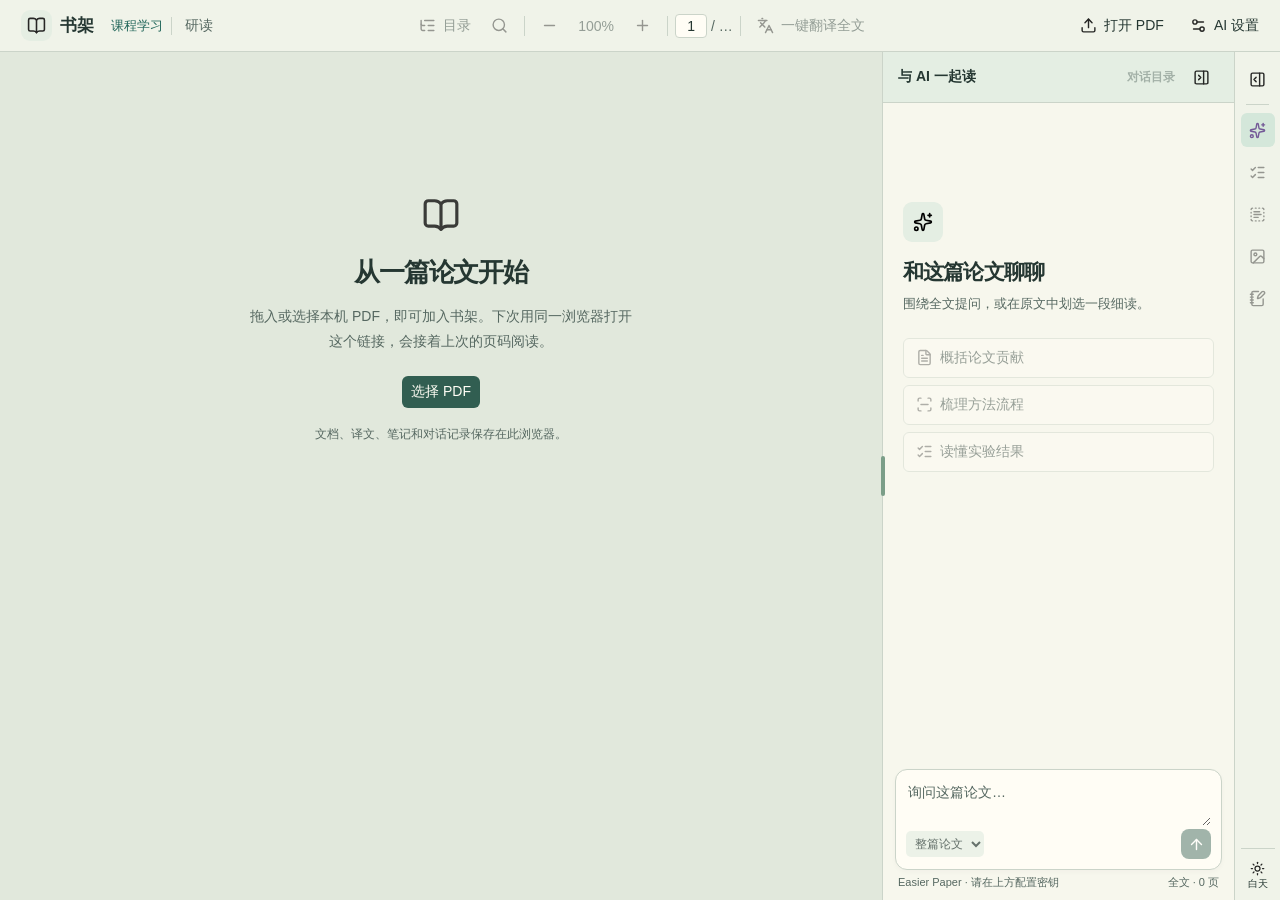
<file: index.html>
<!doctype html>
<html lang="zh-CN"><head><meta charset="utf-8"><meta name="viewport" content="width=device-width,initial-scale=1">
<meta name="referrer" content="no-referrer">
<meta http-equiv="Content-Security-Policy" content="default-src 'self'; script-src 'self' 'wasm-unsafe-eval'; style-src 'self' 'unsafe-inline'; img-src 'self' blob: data:; font-src 'self' blob: data:; worker-src 'self' blob:; connect-src 'self' blob: data: https://api.deepseek.com https://api.openai.com https://agi.tongji.edu.cn; base-uri 'none'; form-action 'none'; object-src 'none'">
<title>研读 · 论文阅读器</title><link rel="icon" href="./icons/book-open.svg"><link rel="stylesheet" href="./reader.css?v=3"><link rel="stylesheet" href="./study.css?v=5"><link rel="stylesheet" href="./katex/katex.min.css"><script type="module" src="./reader.js?v=figures2"></script><link rel="stylesheet" href="./theme.css?v=8"><script src="./theme.js"></script><link rel="stylesheet" href="./notebook.css?v=3"></head>
<body>
<header><button class="brand" id="shelf" title="我的书架"><img src="icons/book-open.svg" alt="">书架</button><a class="course-entry" href="./course.html">课程学习</a><div class="paper-label" id="title">研读</div>
<div class="tools">
<button data-icon="list-tree" id="outline" title="论文目录">目录</button><button data-icon="search" id="find" title="查找原文"></button>
<i></i><button data-icon="minus" id="minus" title="缩小"></button><button id="scale" title="恢复适应宽度">100%</button><button data-icon="plus" id="plus" title="放大"></button>
<i></i><label class="page-control"><input id="page" aria-label="当前页码" type="number" min="1" value="1"> / <span id="pages">…</span></label>
<i></i><button data-icon="languages" id="translate" title="从当前页开始逐页翻译整篇论文，使用当前模型的 API 额度">一键翻译全文</button><button id="translationView" hidden title="显示或收起双语对照">收起译文</button>
</div>
<button data-icon="upload" id="upload" title="打开本机 PDF">打开 PDF</button><input type="file" id="file" accept=".pdf,application/pdf" hidden>
<button data-icon="settings-2" id="settings" title="设置模型、讲解风格与个人偏好">AI 设置</button></header>
<main>
<div id="reading"><section id="emptyShelf" hidden><img src="icons/book-open.svg" alt=""><h1>从一篇论文开始</h1><p>拖入或选择本机 PDF，即可加入书架。下次用同一浏览器打开这个链接，会接着上次的页码阅读。</p><button class="primary" id="firstOpen">选择 PDF</button><small>文档、译文、笔记和对话记录保存在此浏览器。</small></section><div id="sheets" aria-label="论文原文"></div><div id="notice" role="status" hidden></div></div>
<aside id="side"><div id="paneDivider" role="separator" tabindex="0" aria-label="论文和对话分栏宽度" aria-controls="reading side" aria-orientation="vertical" title="左右拖动调整栏宽，也可使用左右方向键"></div><div class="side-head"><span id="sideTitle">与 AI 一起读</span><button id="conversations" title="按提问跳转到对应问答">对话目录</button><button data-icon="panel-right-close" id="collapse" title="收起右栏"></button></div>
<section id="chat">
<div id="messages" aria-live="polite"><div id="welcome"><div class="ai-mark"><img src="icons/sparkles.svg" alt=""></div><h1>和这篇论文聊聊</h1><p>围绕全文提问，或在原文中划选一段细读。</p>
<div class="prompts"><button data-icon="file-text" data-ask="这篇论文想解决什么问题？主要贡献是什么？请引用原文页码。">概括论文贡献</button><button data-icon="scan-line" data-ask="梳理本文方法的输入、关键步骤和输出，并标出总览图的位置。">梳理方法流程</button><button data-icon="list-checks" data-ask="论文如何验证方法有效？挑出关键实验，解释指标与结论，并注明页码。">读懂实验结果</button></div></div></div>
<form id="composer"><div id="quote" hidden></div><textarea id="question" rows="2" placeholder="询问这篇论文…" aria-label="向论文提问" maxlength="6000"></textarea><div class="compose-bottom"><select id="scope" aria-label="发送给模型的论文范围"><option value="all">整篇论文</option><option value="page">当前页</option><option value="selection" disabled>选区</option></select><button id="send" data-icon="arrow-up" type="submit" title="发送问题"></button></div></form>
<div class="status"><span id="keyStatus"></span><span id="contextHint"></span></div>
</section>

</aside>
<nav class="rail" aria-label="右侧阅读工具"><button id="toggle" data-icon="panel-right-open" title="展开或收起右栏"></button><i></i><button id="ai" data-icon="sparkles" title="与 AI 一起读" class="active"></button><button id="quiz" data-icon="list-checks" title="根据当前页出题"></button><button id="explain" data-icon="text-select" title="解释所选段落"></button><button id="fig" data-icon="image" title="根据本页图注解释插图"></button><button id="note" data-icon="notebook-pen" title="论文笔记"></button><div class="theme-tools"><button id="paperColors" hidden aria-label="PDF 原色" aria-pressed="false"><img src="./icons/palette.svg" alt=""><span>原色</span></button><button id="themeToggle" aria-label="夜间模式" aria-pressed="false"><img src="./icons/sun.svg" alt=""><span>白天</span></button></div></nav>
</main>
<div id="selectionTools" role="toolbar" aria-label="使用选中文字" hidden><button id="useQuote">引用到右栏</button><button id="newThread">临时提问</button><select id="existingThread" aria-label="引用到已有小窗" hidden></select></div>
<svg id="leaders" aria-hidden="true"></svg><div id="floatLayer"></div>
<dialog id="settingDialog"><form method="dialog" class="dialog-head"><h2>AI 阅读设置</h2><button data-icon="x" title="关闭设置"></button></form><form id="setup"><label>模型服务<select id="configProvider"><option value="deepseek">DeepSeek 官方</option><option value="openai">OpenAI 官方 · GPT</option></select></label><label id="modelLabel">模型名称<input id="model" required maxlength="100" pattern="[A-Za-z0-9._:\/\-]+"></label><label>讲解风格<select id="style"><option value="easier">Easier Paper · 循序精读</option><option value="direct">简明答疑</option><option value="review">审稿式质询</option></select></label><label>讲解深度<select id="depth"><option value="learn">学习 · 直觉与必要公式</option><option value="deep">深入 · 推导与证据</option></select></label><label>个人阅读偏好<textarea id="preferences" maxlength="1000" rows="3" placeholder="例如：我刚开始学 SLAM，请从传感器输入讲起。"></textarea></label><label>API Key<input type="password" id="key" autocomplete="off" maxlength="1024"></label><p id="keyHelp"></p><label class="remember-choice"><input type="checkbox" id="rememberKey">在此浏览器记住密钥</label><p>仅在私人设备上勾选。同一浏览器配置的使用者也能使用该密钥。</p><button type="button" id="forgetKey" hidden>忘记此密钥</button><p>对话风格用于右栏和临时小窗。提问时会向所选服务发送所选范围的论文文字、问题、本页或全文会话记录及同篇论文相关问答摘录。API 按服务商规则计费。</p><p class="error" id="configError" role="alert"></p><button class="primary">应用设置</button></form></dialog>
<dialog id="browserDialog"><form method="dialog" class="dialog-head"><h2 id="browserTitle">论文目录</h2><button data-icon="x" title="关闭"></button></form><section id="shelfTransfer" hidden aria-label="跨设备续读"><div class="pack-actions"><button type="button" id="exportPack">导出当前论文</button><button type="button" id="importPack">导入阅读包</button></div><input id="packFile" type="file" hidden><small id="packStatus" role="status"></small></section><input id="search" placeholder="在论文中查找…" aria-label="全文查找" hidden><div id="results"></div></dialog>
<dialog class="notebook" id="paperNotesDialog" aria-labelledby="paperNotesTitle">
<form method="dialog" class="notebook-bar"><strong>论文笔记</strong><button type="button" id="organizeNotes">一键整理</button><button aria-label="关闭笔记">返回阅读</button></form>
<div class="notebook-desk"><article class="notebook-paper"><h1 id="paperNotesTitle"></h1>
<details id="clipDrawer"><summary>原始摘录</summary><section class="note-clips" id="paperClips"></section></details>
<h2><label for="notes">笔记正文</label></h2><button type="button" id="editNotes" hidden>编辑正文</button><button type="button" id="undoNotes" hidden>撤销整理</button><section id="notesPreview" hidden></section><textarea id="notes" placeholder="在这里写笔记…" rows="5"></textarea><small id="noteStatus" role="status">更改自动保存在此浏览器。</small>
</article></div></dialog>
</body></html>
</file>
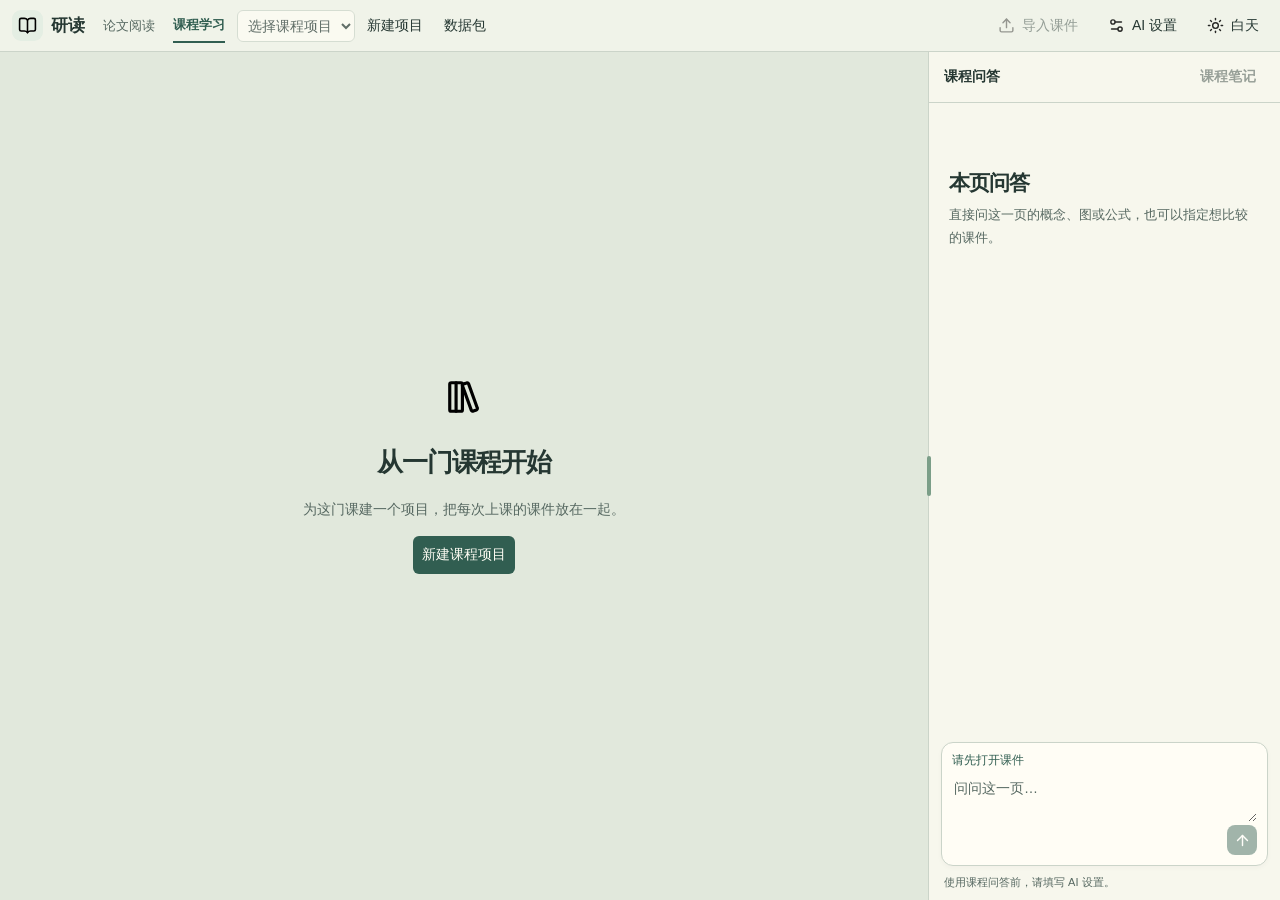
<file: course.html>
<!doctype html>
<html lang="zh-CN"><head><meta charset="utf-8"><meta name="viewport" content="width=device-width,initial-scale=1">
<meta name="referrer" content="no-referrer">
<meta http-equiv="Content-Security-Policy" content="default-src 'self'; script-src 'self' 'wasm-unsafe-eval'; style-src 'self' 'unsafe-inline'; img-src 'self' blob: data:; font-src 'self' blob: data:; worker-src 'self' blob:; connect-src 'self' blob: data: https://api.deepseek.com https://api.openai.com https://agi.tongji.edu.cn; base-uri 'none'; form-action 'none'; object-src 'none'">
<title>研读 · 课程学习</title><link rel="icon" href="./icons/book-open.svg">
<link rel="stylesheet" href="./reader.css?v=3"><link rel="stylesheet" href="./study.css?v=5"><link rel="stylesheet" href="./katex/katex.min.css"><link rel="stylesheet" href="./theme.css?v=8"><link rel="stylesheet" href="./course.css?v=4">
<script src="./theme.js?v=2"></script><script defer src="./course-vendor/capture/html-to-image.js"></script><script type="module" src="./course.js?v=figures2"></script><link rel="stylesheet" href="./notebook.css?v=3"></head>
<body class="course">
<header><div class="brand"><img src="icons/book-open.svg" alt="">研读</div><a href="./">论文阅读</a><strong class="mode">课程学习</strong>
<div class="project-picker"><select id="projects" aria-label="当前课程项目"></select><button id="addProject" disabled>新建项目</button><button id="coursePack" disabled>数据包</button></div>
<button id="import" disabled><img src="icons/upload.svg" alt="">导入课件</button><input type="file" id="files" accept=".pptx,.pdf,.ppt" multiple hidden>
<button id="settings"><img src="icons/settings-2.svg" alt="">AI 设置</button><button id="themeToggle" title="切换模式"><img src="icons/sun.svg" alt=""><span>白天</span></button></header>
<main>
<section id="reading" aria-label="课件阅读">
<div id="deckBar" hidden><section><small id="courseStats"></small><select id="decks" aria-label="当前课件"></select></section>
<details id="deckMenu"><summary>整份标记</summary><div><button id="allLearned">整份设为已学</button><button id="allNew">整份设为未学</button></div></details></div>
<div id="stage" title="用方向键或滚轮翻页，翻过的页面自动标为已学"><section id="empty"><img src="icons/library-big.svg" alt=""><h1 id="emptyTitle">从一门课程开始</h1><p id="emptyText">为这门课建一个项目，把每次上课的课件放在一起。</p><button id="start" disabled class="primary">新建课程项目</button></section>
<img id="slide" draggable="false" alt="" hidden><div id="slideText" class="source-excerpt" hidden></div><div id="slideLinks" hidden></div></div>
<div id="linkBar" hidden><span id="linkHint"></span></div><div id="repairBar" hidden><span>选择原文件可补全课件文字位置和链接，保留进度与问答。</span><button id="repairSelection">选择原文件补全</button><input type="file" id="repairFile" accept=".pdf,.pptx" hidden></div>
<details id="plainSource" hidden><summary>本页文字</summary><div id="plainBody" class="source-excerpt"></div></details>
<div id="pageBar" hidden><div class="pager"><button id="prev" aria-label="上一页">‹</button><label>第 <input id="page" type="number" min="1" aria-label="跳至页码"> / <span id="count"></span> 页</label><button id="next" aria-label="下一页">›</button></div><button id="saveSlide" disabled>整页写入笔记</button><label class="learned"><input type="checkbox" id="learned">本页已学</label><small id="deckStats"></small></div>
<div id="activity" role="status" hidden></div>
</section>
<aside id="side"><div id="paneDivider" role="separator" tabindex="0" aria-label="课件与问答分栏宽度" aria-orientation="vertical" aria-controls="reading side"></div>
<div class="side-head"><span>课程问答</span><button id="courseNotes" disabled>课程笔记</button><button class="mobile-only" id="closeChat">看课件</button></div>
<div id="messages" aria-live="polite"></div>
<form id="composer"><small id="scopeHint">请先打开课件</small><textarea id="question" rows="2" maxlength="6000" aria-label="课程问题" placeholder="问问这一页…"></textarea>
<div class="compose-bottom"><label id="imageChoice"><input id="includeSlide" type="checkbox">附当前页画面</label><small id="inputMode"></small><button id="send" type="submit" aria-label="发送问题" disabled><img src="icons/arrow-up.svg" alt=""></button></div></form>
<div class="status" id="keyStatus"></div></aside>
<button class="mobile-only" id="openChat">课程问答</button>
</main>
<dialog class="notebook" id="courseNotesDialog" aria-labelledby="courseNotesTitle">
<form method="dialog" class="notebook-bar"><strong>课程笔记</strong><button type="button" id="organizeNotes" title="整理整页摘录时，会将原图及同课件相邻页的文字或画面发送给所选模型，用于生成图注。">一键整理</button><button aria-label="关闭笔记">返回阅读</button></form>
<div class="notebook-desk"><article class="notebook-paper"><h1 id="courseNotesTitle"></h1>
<details id="clipDrawer"><summary>原始摘录</summary><section class="note-clips" id="courseClips"></section></details>
<h2><label for="courseWriting">笔记正文</label></h2><button type="button" id="editNotes" hidden>编辑正文</button><button type="button" id="undoNotes" hidden>撤销整理</button><section id="notesPreview" hidden></section><textarea id="courseWriting" placeholder="在这里写笔记…" rows="5"></textarea><small id="courseSave" role="status">更改自动保存在此浏览器。</small>
</article></div></dialog>
<dialog id="packDialog" aria-labelledby="packTitle"><form method="dialog" class="dialog-head"><h2 id="packTitle">课程数据包</h2><button aria-label="关闭">×</button></form>
<p id="packScope"></p><p>数据包包含这门课的全部课件的逐页画面与文字、链接、划词、进度、逐页问答和笔记，不含原始 PPTX/PDF 文件。请选择 .yanduc 课程数据包，导入会创建一个独立的课程项目。</p>
<button id="exportCourse" class="primary">导出当前课程</button><button id="importCourse">导入课程数据包</button><input id="coursePackFile" type="file" hidden><p id="packStatus" role="status" aria-live="polite"></p></dialog>
<dialog id="projectDialog"><form method="dialog" class="dialog-head"><h2>新建课程项目</h2><button aria-label="关闭">×</button></form><form id="newProject"><label>项目名称<input id="projectName" maxlength="80" required placeholder="例如：计算机组成原理"></label><p>同一项目的课件、学习进度和问答保存在此浏览器。</p><button class="primary">创建项目</button></form></dialog>
<dialog id="settingDialog"><form method="dialog" class="dialog-head"><h2>课程问答设置</h2><button aria-label="关闭">×</button></form><form id="setup"><p><strong>Easier Paper 课件精读</strong><br>从当前页的问题讲起。问概念时解释含义，问图或公式时沿关键步骤展开。</p>
<label>模型服务<select id="provider"><option value="deepseek">DeepSeek 官方</option><option value="openai">OpenAI 官方</option></select></label><label id="modelLabel">模型名称<input id="model" maxlength="100" required pattern="[A-Za-z0-9._:\/\-]+"></label>
<label>API Key<input type="password" id="key" autocomplete="off" maxlength="1024"></label><label class="remember-choice"><input type="checkbox" id="remember">在此浏览器记住密钥</label><small id="keyHelp"></small><button type="button" id="forgetKey">忘记此密钥</button>
<label class="remember-choice" id="visionOption"><input type="checkbox" id="vision">提问时附上当前页图片</label><small id="visionHelp" hidden>使用 deepseek-flash 可开启课件识图。</small>
<p>提问会向所选服务发送本页内容、同课程相关摘录、学习进度、本页最近问答以及同课程其他页的相关问答摘录。读图需要支持图片输入的模型，调用计入你的账户。</p>
<p class="error" id="configError" role="alert"></p><button class="primary">应用设置</button></form></dialog>
</body></html>
</file>
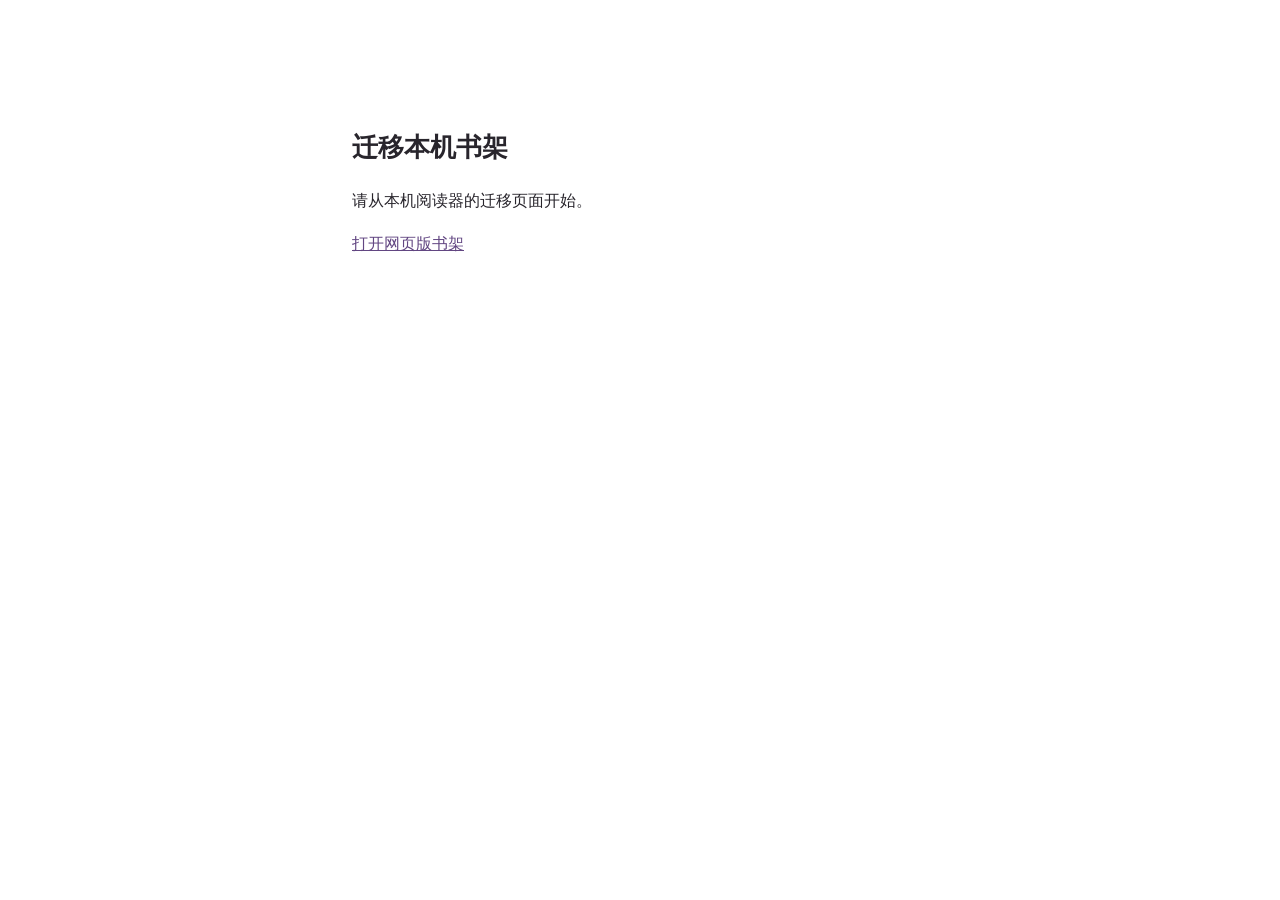
<file: migrate.html>
<!doctype html>
<html lang="zh-CN"><head><meta charset="utf-8"><meta name="viewport" content="width=device-width,initial-scale=1"><meta name="referrer" content="no-referrer"><meta http-equiv="Content-Security-Policy" content="default-src 'none'; script-src 'self'; style-src 'self' 'unsafe-inline'; form-action 'none'; base-uri 'none'"><title>迁移本机书架 · 研读</title><style>body{max-width:36rem;margin:14vh auto;padding:0 22px;font:16px/1.7 system-ui;color:#28252c}h1{font-size:1.6rem}a{color:#624682}input,button{font:inherit;padding:.4rem}input{width:min(90%,22rem)}[hidden]{display:none}</style><script type="module" src="./migrate.js?v=2"></script></head>
<body><h1>迁移本机书架</h1><p id="status" role="status">请从本机阅读器的迁移页面开始。</p><form id="keyForm" hidden><label for="key">在此浏览器记住 DeepSeek 密钥</label><p>填写后即可继续使用翻译和问答。仅在私人设备保存。</p><input id="key" type="password" autocomplete="off" maxlength="1024" required> <button>保存密钥</button><p id="feedback" role="status"></p></form><p><a href="./">打开网页版书架</a></p></body></html>
</file>
<file: reader.css>
*{box-sizing:border-box} :root{font-family:Inter,"Segoe UI","Microsoft YaHei",sans-serif;color:#27262d;background:#fff;font-size:14px;--line:#e5e4e9;--ink:#24222b;--muted:#686571;--purple:#634282} body{margin:0;height:100dvh;display:flex;flex-direction:column}button,input,textarea,select{font:inherit;color:inherit}button{display:inline-flex;align-items:center;justify-content:center;gap:7px;cursor:pointer;border:0;border-radius:6px;background:transparent;padding:7px 9px}button:hover,button.active{background:#f1eef5}button:focus-visible,input:focus-visible,select:focus-visible,textarea:focus-visible{outline:2px solid #9476b3;outline-offset:1px}button:disabled{opacity:.45;cursor:default}button img{width:17px;height:17px;opacity:.84;pointer-events:none}button:only-child img{flex-shrink:0}header{height:52px;flex:none;border-bottom:1px solid var(--line);display:flex;align-items:center;gap:8px;padding:0 12px;background:white;z-index:2}.brand{display:flex;align-items:center;gap:8px;font-size:17px;font-weight:700;white-space:nowrap}.brand img,.ai-mark{background:#ede7f4;border-radius:9px;padding:6px;width:31px;height:31px}.paper-label{white-space:nowrap;text-overflow:ellipsis;overflow:hidden;color:var(--muted);max-width:150px;border-left:1px solid var(--line);padding-left:13px}.tools{margin:0 auto;display:flex;align-items:center;gap:2px}.tools i{height:20px;width:1px;background:var(--line);margin:0 5px}.page-control{white-space:nowrap;color:var(--muted)}.page-control input{width:32px;text-align:center;border:1px solid var(--line);border-radius:4px;padding:3px 1px;appearance:textfield;color:var(--ink)}input::-webkit-inner-spin-button{appearance:none}main{min-height:0;display:flex;flex:1;position:relative}#reading{flex:1;min-width:0;overflow:auto;background:#ededf1;scrollbar-color:#bcbac3 transparent;scrollbar-width:thin}#sheets{padding:16px 12px;min-width:100%;width:max-content}.row{display:flex;align-items:stretch;gap:1px;margin:0 auto 12px;width:max-content;box-shadow:0 1px 4px #1b173023}.sheet{position:relative;background:white;overflow:hidden}.sheet canvas{width:100%;height:100%;display:block}.sheet .page-id{position:absolute;top:10px;left:12px;color:var(--muted)}.sheet:has(canvas) .page-id{display:none}.translation{background:white;width:clamp(280px,30vw,450px);padding:18px;overflow:auto;font-size:14px;line-height:1.9;white-space:pre-wrap}.translation strong{display:block;margin-bottom:14px}.translation button{border:1px solid var(--line)}#side{width:clamp(308px,27.5vw,430px);border-left:1px solid var(--line);display:flex;flex-direction:column;background:#fff}.side-head,.dialog-head{display:flex;justify-content:space-between;align-items:center}.side-head{height:51px;flex:none;padding:0 15px;border-bottom:1px solid var(--line);font-weight:650}.rail{width:46px;display:flex;flex-direction:column;align-items:center;gap:8px;padding-top:10px;border-left:1px solid var(--line);background:white}.rail button{height:34px;width:34px}.rail i{width:23px;height:1px;background:var(--line)}.rail button.active img{filter:invert(28%) sepia(30%) saturate(1000%) hue-rotate(225deg)}#chat{min-height:0;display:flex;flex-direction:column;flex:1}#messages{overflow:auto;min-height:0;flex:1;padding:18px 17px;scrollbar-width:thin}#welcome{padding:clamp(14px,9vh,98px) 3px 8px}.ai-mark{width:40px;height:40px;padding:10px}.ai-mark img{width:100%;height:100%}h1{font-size:21px;margin:16px 0 7px;letter-spacing:-.04em}#welcome p,.status,small,dialog p{color:var(--muted)}#welcome p{font-size:13px;line-height:1.75;margin:0}.prompts{display:grid;gap:7px;margin:22px 0}.prompts button{border:1px solid var(--line);padding:10px 12px;text-align:left;justify-content:flex-start}.prompts img{opacity:.65}.msg{margin:0 0 18px;line-height:1.7;overflow-wrap:anywhere}.msg small{font-size:11px;font-weight:650;display:block;margin-bottom:4px}.msg div{white-space:pre-wrap}.msg.user div{border-radius:11px;background:#f3f1f6;padding:9px 12px}.cite{padding:0 3px;color:var(--purple);text-decoration:underline}#composer{border:1px solid #d8d5df;margin:8px 12px 0;border-radius:12px;padding:10px;box-shadow:0 2px 5px #34214408}#question{width:100%;border:0;resize:vertical;max-height:19vh;min-height:42px;line-height:1.5}.compose-bottom{display:flex;gap:5px;align-items:center}.compose-bottom select{background:#f5f4f7;border:0;font-size:12px;border-radius:5px;padding:5px;min-width:0}#send,.primary{background:#38313f;color:white}#send{margin-left:auto;border-radius:8px;width:30px;height:30px}#send img{filter:invert(1);opacity:1}.status{display:flex;align-items:center;justify-content:space-between;padding:5px 15px 10px;font-size:11px}.status button{font-size:11px;padding:3px 0;text-decoration:underline}#quote{border-left:2px solid #a88ab9;background:#f7f5f9;padding:4px 7px;color:#67566d;font-size:12px;overflow:hidden;text-overflow:ellipsis;white-space:nowrap;margin-bottom:7px}#notesPane{padding:16px;display:flex;gap:10px;flex-direction:column;flex:1}#notes{flex:1;resize:none;border:1px solid var(--line);padding:12px;line-height:1.7;border-radius:8px}dialog{width:min(420px,92vw);border:1px solid var(--line);border-radius:13px;padding:20px;color:var(--ink);box-shadow:0 15px 60px #201a2c2b}dialog::backdrop{background:#16101d45}dialog h2{margin:0;font-size:18px}dialog label{display:grid;gap:6px;margin-top:16px;font-weight:550}dialog input,dialog select{border:1px solid #d5d2dc;border-radius:6px;padding:8px;width:100%;font-weight:400}dialog p{font-size:12px;line-height:1.6}dialog .primary{width:100%}.error{color:#a33735}#results{overflow:auto;max-height:60vh;margin-top:12px}#results button{width:100%;justify-content:space-between;text-align:left}#search{margin-top:12px}#notice{position:fixed;bottom:20px;left:20px;max-width:75vw;background:#343039;color:white;border-radius:8px;padding:9px 13px;z-index:5}[hidden]{display:none!important}
.textLayer{position:absolute;inset:0;overflow:clip;text-align:initial;line-height:1;transform-origin:0 0;--min-font-size:1;--text-scale-factor:calc(var(--total-scale-factor) * var(--min-font-size));--min-font-size-inv:calc(1 / var(--min-font-size));-webkit-text-size-adjust:none;text-size-adjust:none}.textLayer :is(span,br){color:transparent;position:absolute;white-space:pre;cursor:text;transform-origin:0% 0%}.textLayer > :not(.markedContent),.markedContent span:not(.markedContent){font-size:calc(var(--text-scale-factor)*var(--font-height));transform:rotate(var(--rotate,0deg)) scaleX(var(--scale-x,1)) scale(var(--min-font-size-inv))}.textLayer ::selection{background:#9976c365}
@media(max-width:1000px){.paper-label{max-width:65px}.tools i{margin:0 2px}}
@media(max-width:740px){header{height:auto;min-height:48px;flex-wrap:wrap;gap:4px;padding:5px 9px}.brand{font-size:15px}.paper-label{max-width:38vw;margin-right:auto}.tools{order:2;width:100%;justify-content:center;border-top:1px solid var(--line);padding-top:4px}.tools button{padding:5px 6px}.rail{width:38px}.rail button{width:32px}#side{position:absolute;right:38px;top:0;bottom:0;width:min(350px,calc(100% - 38px));z-index:3;box-shadow:-4px 0 18px #21182d14}#welcome{padding-top:18px}#sheets{padding:8px}.translation{width:78vw}#translate{font-size:12px}}


.course-entry{color:var(--purple);font-size:13px;text-decoration:none;white-space:nowrap}.course-entry:hover{text-decoration:underline}

.file-drop-hint{position:fixed;inset:12px;z-index:999;display:grid;place-items:center;pointer-events:none;border:3px dashed var(--primary);border-radius:12px;background:var(--glass);color:var(--primary);font-size:20px;font-weight:650}
.selection-note{position:fixed;z-index:100;background:var(--primary);color:var(--on-primary);box-shadow:0 2px 8px #0003}
.selection-note:hover{background:var(--primary)}
.note-clips{overflow:auto;max-height:60vh;font-size:14px;line-height:1.65;overflow-wrap:anywhere}
#paperClips{max-height:45vh}
.note-clips section{border-bottom:1px solid var(--line);padding:9px 0}
.note-clips p{margin:3px 0;white-space:pre-wrap}
</file>
<file: study.css>
.source-run{font:inherit;color:inherit}.textLayer .paired-hover{background:rgba(153,111,205,.43);border-radius:2px}.translation{white-space:normal;scrollbar-width:thin}.translated{margin:0 0 4px;padding:4px 6px;border-radius:5px;line-height:1.8}.translated.paired-hover{background:#eadff7}.translation-status{display:block;padding:6px}.quote-mark{position:absolute;display:block;background:#cbb1f74d;border-bottom:1px solid #8361a570;pointer-events:none}.textLayer{z-index:1}.quote-mark{z-index:0}
#selectionTools{position:fixed;display:flex;gap:2px;z-index:15;background:#332c40;color:#fff;border-radius:8px;padding:4px;box-shadow:0 4px 16px #32203d33}#selectionTools button{color:white;font-size:13px}#selectionTools button:hover{background:#594864}
#leaders,#floatLayer{position:fixed;inset:0;width:100%;height:100%;pointer-events:none;z-index:5}#leaders line{stroke:#8962b2;stroke-width:1.5;stroke-dasharray:4 4}
.float-chat{pointer-events:auto;position:absolute;width:min(305px,calc(100vw - 10px));max-height: min(410px,68dvh);display:flex;flex-direction:column;gap:7px;padding:12px;border-radius:13px;border:1px solid #c4b4d1;box-shadow:0 8px 34px #34243f28;background:rgba(249,247,252,.86);backdrop-filter:blur(16px) saturate(1.2);overflow:hidden}.float-head{display:flex;align-items:center;justify-content:space-between;cursor:grab;touch-action:none;user-select:none}.float-head:active{cursor:grabbing}.float-head button{font-size:19px;line-height:1;padding:3px 8px}.float-chat blockquote,.msg blockquote{margin:0;color:#62536e;background:#eee9f3b3;border-left:2px solid #a586b6;padding:5px 8px;font-size:12px;line-height:1.45;overflow-y:auto;max-height:4.3em}.float-chat .jump,.clip-note{align-self:flex-start;font-size:11px;color:#674d7b;padding:2px 3px}.float-log{overflow:auto;min-height:0;max-height:190px;font-size:13px}.float-log .msg{margin-bottom:8px}.float-form{display:flex;align-items:end;gap:5px}.float-form textarea,#preferences{width:100%;border:1px solid var(--line);border-radius:7px;padding:7px;background:#ffffffce;resize:vertical}.float-form textarea{min-width:0;resize:none}.float-form button{flex:none}.float-log:empty{display:none}#setup{max-height:75dvh;overflow:auto;padding:0 2px}.clip-note{margin-top:5px}.msg blockquote{margin-bottom:6px}#translationView{font-size:12px}#translate{white-space:nowrap}#notice{z-index:16}
@media(max-width:740px){.tools{overflow-x:auto;justify-content:flex-start;min-width:0;scrollbar-width:thin}.tools>*{flex:none}.paper-label{max-width:16vw}#settings,#upload{font-size:12px}.float-chat{max-height:58dvh}}

#quote .quote-preview{overflow:hidden;text-overflow:ellipsis}.quote-actions{display:flex;gap:7px;margin-top:3px}.quote-actions button{font-size:11px;padding:3px 5px;color:#5f4273;text-decoration:underline}
/* Keep absolutely positioned math accessibility text inside its scroll pane. */
#messages,.float-log{position:relative}
.msg .katex-display{overflow-x:auto;overflow-y:hidden;padding:4px 0}.msg .katex{white-space:normal}.quote-actions{flex-wrap:wrap}.quote-actions button{white-space:nowrap}@media(max-width:740px){.row:has(.translation:not([hidden])){flex-direction:column}.row .translation:not([hidden]){width:100%!important;height:230px!important;border-top:1px solid var(--line)}}
.quote-heading{display:flex;align-items:center;gap:6px}.quote-heading .quote-preview{flex:1;min-width:0}.remove-quote{flex:none;background:#fff;border:1px solid var(--line);color:#675078;padding:3px 7px;font-size:12px}
.float-chat{width: min(440px,calc(100vw - 10px));height:min(450px,62dvh);min-width:min(285px,calc(100vw - 10px));min-height:min(245px,var(--available-height,70dvh));max-width:calc(100vw - 8px);max-height:var(--available-height,80dvh);resize:both}
.float-log,.float-log:empty{display:block;flex:1 1 0;max-height:none;overflow:auto;overscroll-behavior:contain;font-size:14px;scrollbar-width:thin}
.float-chat>:not(.float-log){flex-shrink:0}.float-actions{display:flex;align-items:center;gap:5px}.float-actions .expand-float{font-size:12px}.size-hint{align-self:flex-end;color:#726879;font-size:10px;padding-right:6px}.float-chat blockquote{overscroll-behavior:contain}
.side-head #conversations{margin-left:auto;color:var(--muted);font-size:12px}.list-source{display:block;padding:4px 8px 9px;color:var(--muted)}.shelf-book{gap:14px}.shelf-book span{min-width:0;overflow-wrap:anywhere}.shelf-book small{flex:none}
.translation{line-height:1.78;padding:16px clamp(12px,1.4vw,24px);font-size:14px;color:#29262f;overflow-anchor:none}.translation strong.tr-page{font-size:11px;letter-spacing:.04em;color:#797281;border-bottom:1px solid var(--line);padding-bottom:10px;margin-bottom:15px}
.translation .tr-block{margin:0 0 .85em;padding:0}.translation .translated{display:inline;margin:0;padding:0;line-height:inherit;border-radius:2px;white-space:pre-line}
.translation h2.tr-title{font-size:clamp(18px,1.55vw,25px);line-height:1.45;letter-spacing:-.03em;font-weight:700;margin-bottom:.5em}
.translation h3.tr-heading{font-size:17px;line-height:1.5;margin-top:1.15em;margin-bottom:.45em;font-weight:650}
.translation .tr-author,.translation .tr-affiliation{font-size:12px;color:#625c69;line-height:1.6;margin-bottom:.45em}.tr-author .translated+.translated:before,.tr-affiliation .translated+.translated:before{content:" · ";color:#9c92a2}
.translation .tr-abstract{border-left:2px solid #b7a4c7;padding:4px 0 4px 10px}.translation .tr-caption{padding:7px 10px;background:#f6f5f8;border-radius:4px;line-height:1.6;font-size:12px;color:#56525c}
.translation .tr-label{display:flex;gap:3px 5px;flex-wrap:wrap}.tr-label .translated{background:#f2f1f4;padding:1px 5px;border-radius:4px;font-size:11px;color:#58525f}
.translation .tr-formula,.translation .tr-table{overflow-x:auto;overscroll-behavior:contain;background:#f9f8fa;border-block:1px solid var(--line);padding:8px;font-variant-numeric:tabular-nums}
.tr-table .translated,.tr-formula .translated{display:block;white-space:pre-wrap;tab-size:5;font-size:12px;overflow-wrap:anywhere}.tr-table .translated+.translated{border-top:1px solid var(--line);padding-top:4px;margin-top:4px}
.translation .tr-reference{font-size:12px;padding-left:1em;text-indent:-1em;line-height:1.6}.translation .tr-list{padding-left:1.3em}.translation .translated.paired-hover{background:#e3d5f2}
@media(max-width:740px){.brand{font-size:14px;gap:5px}.float-chat{max-height:var(--available-height,80dvh)}.translation .tr-title{font-size:19px}}
.tr-table table{border-collapse:collapse;font:inherit;white-space:nowrap}.tr-table td{padding:3px 7px;text-align:start;border-bottom:1px solid var(--line)}.tr-table td+td{border-left:1px solid var(--line)}

#emptyShelf{max-width:430px;margin:clamp(68px,16vh,175px) auto 0;padding:0 24px;text-align:center}
#emptyShelf>img{width:38px;height:38px;margin-bottom:10px;opacity:.74}
#emptyShelf h1{font-size:26px;color:var(--ink);margin:8px 0 14px}
#emptyShelf p{color:var(--muted);line-height:1.8;margin:0 0 22px}
#emptyShelf small{display:block;margin:16px 0;color:var(--muted);line-height:1.7}
#setup .remember-choice{display:flex;align-items:center;gap:8px;margin-bottom:4px}#setup .remember-choice input{width:16px;height:16px;margin:0;accent-color:var(--purple)}#forgetKey{justify-self:start;color:var(--purple);text-decoration:underline}
#shelfTransfer{padding:4px 0 12px;border-bottom:1px solid var(--line)}
.pack-actions{display:flex;flex-wrap:wrap;gap:8px;margin-bottom:8px}
.pack-actions button{border:1px solid var(--line);padding:6px 12px}
#packStatus{display:block;line-height:1.5;color:var(--muted)}
</file>
<file: theme.css>
:root {
  color-scheme: light;
  --ink: #253732;
  --muted: #566861;
  --line: #cbd4c9;
  --purple: #24685c;
  --desk: #e1e8dc;
  --bar: #f0f3e9;
  --panel: #f7f7ed;
  --page: #fffdf5;
  --tint: #e4eee3;
  --hover: #d4e7da;
  --accent-line: #7b9e88;
  --primary: #315e51;
  --on-primary: #fffef5;
  --glass: rgb(243 247 235 / 94%);
  --highlight: #cbe9c8;
  --mark: rgb(86 158 112 / 32%);
  --scroll: #a1b3a5;
  color: var(--ink);
  background: var(--bar);
}
:root[data-theme="dark"] {
  color-scheme: dark;
  --ink: #e0e9e1;
  --muted: #b2c2b9;
  --line: #3a4d47;
  --purple: #9dd7bc;
  --desk: #141e1c;
  --bar: #1c2926;
  --panel: #202e2a;
  --page: #25332f;
  --tint: #2b3f37;
  --hover: #354e42;
  --accent-line: #7caa90;
  --primary: #93cdb2;
  --on-primary: #152b21;
  --glass: rgb(35 50 44 / 94%);
  --highlight: #3a6349;
  --mark: rgb(120 190 142 / 40%);
  --scroll: #526c60;
}
header,.rail { background:var(--bar); }
#side,dialog { background:var(--panel); color:var(--ink); }
#reading { background:var(--desk); scrollbar-color:var(--scroll) transparent; }
.side-head { background:var(--tint); }
.brand img,.ai-mark,.compose-bottom select,.msg.user div,.tr-label .translated { background:var(--tint); }
button:hover,button.active,.rail button[aria-pressed="true"] { background:var(--hover); }
.prompts button,#composer,dialog :is(input,select,textarea),#notes,.page-control input,.float-form textarea,#preferences { background:var(--page); color:var(--ink); border-color:var(--line); }
.prompts button:hover { background:var(--tint); }
#question { background:transparent; }
textarea::placeholder,input::placeholder { color:var(--muted); }
#send,.primary { background:var(--primary); color:var(--on-primary); }
.primary:hover,#send:hover { background:var(--primary); filter:brightness(1.08); }
.translation { background:var(--page); color:var(--ink); }
:root[data-theme="light"] .sheet { background:var(--page); }
:root[data-theme="light"] .sheet canvas { mix-blend-mode:multiply; }
.translation strong.tr-page,.translation :is(.tr-affiliation,.tr-author,.tr-caption),.tr-label .translated,.size-hint { color:var(--muted); }
.translation :is(.tr-caption,.tr-label .translated,.tr-formula,.tr-table) { background:var(--tint); }
.translation .tr-abstract { border-color:var(--accent-line); }
.translation .translated.paired-hover { background:var(--highlight); color:var(--ink); }
.textLayer .paired-hover,.quote-mark,.textLayer ::selection { background:var(--mark); }
.quote-mark,.float-chat { border-color:var(--accent-line); }
.float-chat { background:var(--glass); }
#quote,.float-chat blockquote,.msg blockquote,.extra-quote { background:var(--tint); color:var(--ink); border-color:var(--accent-line); }
.remove-quote,.quote-actions button,.clip-note,.float-chat :is(.jump,.expand-float) { color:var(--purple); }
.remove-quote { background:var(--page); }
.float-chat .size-hint,.list-source,.status,.shelf-book small { color:var(--muted); }
#leaders line { stroke:var(--accent-line); }
::highlight(answer-origin) { background:var(--highlight); color:var(--ink); }
#selectionTools { background:var(--primary); color:var(--on-primary); max-width:calc(100vw - 12px); flex-wrap:wrap; }
#selectionTools button,#selectionTools select { color:inherit; }
#selectionTools button:hover { background:rgb(128 128 128 / 22%); }
#existingThread { max-width:12em; min-height:30px; border:0; background:transparent; font:inherit; font-size:12px; }
#existingThread option { color:var(--ink); background:var(--panel); }
.extra-quote { display:flex; align-items:center; gap:6px; padding:4px 7px; border-left:2px solid var(--accent-line); font-size:12px; }
.extra-quote span { overflow:hidden; text-overflow:ellipsis; white-space:nowrap; flex:1; }
.rail { overflow-y:auto; padding-bottom:max(8px,env(safe-area-inset-bottom)); scrollbar-width:none; }
.rail button { flex-shrink:0; }
.theme-tools { margin-top:auto; display:grid; justify-items:center; gap:4px; padding-top:9px; border-top:1px solid var(--line); }
.theme-tools button { flex-direction:column; gap:2px; line-height:1.15; padding:3px 1px; font-size:10px; }
.theme-tools img { width:15px; height:15px; }
:root:has(#emptyShelf:not([hidden])) #paperColors { display:none; }
:root[data-theme="dark"] img[src*="icons/"] { filter:invert(.88); }
:root[data-theme="dark"] #send img { filter:none; }
:root[data-theme="dark"] .brand img { background:transparent; }
:root[data-theme="dark"] .error { color:#ffad9e; }
:root[data-theme="dark"] .sheet { background:#202522; }
:root[data-theme="dark"]:not(.original-paper) .sheet canvas { filter:invert(.89) hue-rotate(180deg); }
:focus-visible { outline-color:var(--purple); }

html,body { overflow:hidden; overscroll-behavior:none; }
#reading,#messages,.float-log { overscroll-behavior:none; }
:root { --question-bg:#c9e2d3; }
:root[data-theme="dark"] { --question-bg:#344e44; }
.msg { position:relative; margin-bottom:22px; }
.msg.user { margin-left:9%; padding:9px 12px; background:var(--question-bg); border-inline-end:3px solid var(--primary); border-radius:9px; }
.msg.user .msg-body { padding:0; border-radius:0; }
.msg .msg-role { display:flex; align-items:baseline; gap:8px; padding:5px 0; background:var(--panel); color:var(--ink); font-size:13px; font-weight:750; }
.msg.user .msg-body,.msg.user .msg-role { background:transparent; }
.msg.user .msg-role { color:var(--purple); }
.msg-detail { color:var(--muted); font-size:11px; font-weight:normal; }
.msg.assistant .msg-role { border-bottom:1px solid var(--line); margin-bottom:8px; }
.msg-body { min-width:0; }
.msg-body h3 { font-size:1.07em; line-height:1.45; margin:12px 0 4px; }
.msg-body hr { border:0; border-top:1px solid var(--line); }
.answer-table,.msg-body pre { max-width:100%; overflow-x:auto; overscroll-behavior-x:contain; }
.answer-table { margin:8px 0; }
.answer-table table { width:100%; border-collapse:collapse; font-size:13px; line-height:1.55; }
.answer-table :is(th,td) { min-width:5em; text-align:start; vertical-align:top; padding:6px 8px; border:1px solid var(--line); white-space:normal; overflow-wrap:break-word; }
.answer-table th { background:var(--tint); }

.conversation-index h3 { margin:12px 0 4px; color:var(--muted); font-size:13px; }
.index-excerpt { overflow:hidden; text-overflow:ellipsis; white-space:nowrap; }
.conversation-index ol { padding-inline-start:2.5em; margin:0 0 16px; }
.conversation-index li { padding-block:2px; border-bottom:1px solid var(--line); }
.conversation-index li::marker { color:var(--muted); font-variant-numeric:tabular-nums; }
#results .index-question { display:block; }
.index-question span { display:-webkit-box; -webkit-box-orient:vertical; -webkit-line-clamp:2; overflow:hidden; overflow-wrap:anywhere; line-height:1.5; }

#side { position:relative; flex:none; min-width:0; width:clamp(230px,var(--side-width,clamp(308px,27.5vw,430px)),calc(100% - 260px)); }
#paneDivider { position:absolute; z-index:2; inset:0 auto 0 -5px; width:10px; display:grid; place-items:center; cursor:col-resize; touch-action:none; user-select:none; }
#paneDivider::after { content:""; width:4px; height:40px; border-radius:4px; background:var(--accent-line); }
#paneDivider:is(:hover,:focus-visible,:active)::after { background:var(--primary); }
@media(max-width:740px) {
  #side { position:absolute; width:clamp(min(220px,65vw),var(--side-width,350px),calc(100% - 50px)); }
  #paneDivider { left:-8px; width:16px; }
}
</file>
<file: notebook.css>
dialog.notebook {
  width:min(1280px,96vw); height:94dvh; max-width:100vw; max-height:100dvh;
  margin:auto; padding:0; border:1px solid var(--line); overflow:hidden;
  background:var(--desk); color:var(--ink);
}
.notebook[open]{display:flex;flex-direction:column}
.notebook-bar{display:flex;align-items:center;justify-content:space-between;flex:none;padding:10px 22px;background:var(--bar);border-bottom:1px solid var(--line)}
.notebook-bar button{border:1px solid var(--line)}
.notebook-desk{flex:1;min-height:0;overflow:auto;overscroll-behavior:contain;padding:24px clamp(12px,3vw,44px)}
.notebook-paper{box-sizing:border-box;max-width:820px;min-height:1050px;margin:auto;padding:clamp(28px,5vw,68px);background:#fff;color:#242723;color-scheme:light;box-shadow:0 2px 12px #18211925;overflow-wrap:anywhere;font:17px/1.85 "Songti SC",SimSun,serif}
.notebook .notebook-paper h1{font:700 clamp(22px,3vw,32px)/1.45 "Microsoft YaHei",sans-serif;letter-spacing:normal;margin:0 0 38px}
.notebook .notebook-paper h2{font:600 19px/1.5 "Microsoft YaHei",sans-serif;margin:30px 0 10px}
.notebook .notebook-paper label{display:inline;margin:0;font:inherit}
.notebook .note-clips,.notebook #paperClips{max-height:none;overflow:visible;font:inherit}
.notebook .note-clips section{padding:10px 0;border-color:#dedfda}
.notebook .note-clips p{color:inherit;font:inherit;margin:4px 0}
.notebook-paper small{color:#59615a;font:13px/1.6 "Microsoft YaHei",sans-serif}
.notebook .notebook-paper textarea,.notebook #notes{display:block;box-sizing:border-box;width:100%;field-sizing:content;min-height:10em;max-height:none;border:0;border-radius:0;border-bottom:1px solid #d8dad5;padding:6px 0;background:white;color:#242723;font:inherit;resize:vertical}
.notebook textarea::placeholder{color:#667066}
@media(max-width:740px){
  dialog.notebook{width:100vw;height:100dvh;border:0;border-radius:0}
  .notebook-desk{padding:0}.notebook-paper{padding:28px 20px;min-height:100%}
}

.notebook .notebook-paper [hidden]{display:none!important}
#notesPreview p{margin:.6em 0} #notesPreview h3{margin:1.3em 0 .4em} #clipDrawer summary{cursor:pointer}

#notesPreview p{white-space:pre-line} #notesPreview ul,#notesPreview ol{margin:.55em 0 1em;padding-inline-start:1.6em} #notesPreview ul{list-style:disc} #notesPreview ol{list-style:decimal} #notesPreview li+li{margin-top:.35em}
</file>
<file: course.css>
header a,.course-entry {color:var(--muted);text-decoration:none;font-size:13px;white-space:nowrap;padding:6px}
header a:hover,.course-entry:hover {color:var(--primary);text-decoration:underline}
.course header {gap:12px}
.mode {color:var(--primary);font-size:13px;border-bottom:2px solid var(--primary);padding:7px 0}
.project-picker {margin-right:auto;min-width:0;display:flex;align-items:center;gap:3px}
.course select,.course input[type=number] {color:var(--ink);background:var(--page);border:1px solid var(--line);border-radius:6px;padding:6px}
#projects {max-width:24vw}
.course #reading {display:flex;flex-direction:column;overflow:hidden}
#deckBar,#pageBar {background:var(--bar);display:flex;align-items:center;justify-content:space-between;gap:12px;padding:12px clamp(12px,2vw,30px);flex:none}
#deckBar {border-bottom:1px solid var(--line)}
#deckBar section {display:grid;gap:4px;min-width:0;max-width:82%}
#decks {width:100%;font-weight:650}
#deckMenu {position:relative;font-size:13px}
#deckMenu summary {cursor:pointer;white-space:nowrap}
#deckMenu div {position:absolute;right:0;top:26px;padding:6px;background:var(--page);border:1px solid var(--line);z-index:2;width:max-content;border-radius:7px}
#deckMenu button {display:block}
#stage {min-height:0;flex:1;display:grid;place-items:center;padding:clamp(12px,2vw,30px);overflow:auto}
#slide {width:100%;height:100%;min-height:0;object-fit:contain}
#empty {max-width:380px;text-align:center;line-height:1.7}
#empty img {width:38px} #empty h1 {font-size:26px} #empty p {color:var(--muted)}
#pageBar {border-top:1px solid var(--line);justify-content:flex-start;flex-wrap:wrap}
#pageBar .pager {display:flex;align-items:center;margin-right:auto}
.pager button {font-size:23px;padding:0 12px}
.pager input {width:4em;text-align:center}
.learned {display:flex;align-items:center;gap:5px;cursor:pointer}
.learned input {accent-color:var(--primary)}
#activity {padding:8px 15px;background:var(--panel);overflow-wrap:anywhere}
.course .side-head {background:var(--panel)}
#scopeHint {display:block;color:var(--primary);overflow-wrap:anywhere;margin-bottom:8px}
.course #composer {margin-bottom:4px}
.course .status {min-height:20px}
.course .msg-role {white-space:normal}
.course .msg-role button {font-weight:400;color:var(--muted);font-size:11px;padding:0;text-align:left}
.course .compose-bottom small {font-size:11px}
.course #welcome {padding-top:32px}
.import-stage {position:fixed;top:0;left:-100000px;pointer-events:none;color:#000;background:white;color-scheme:light}
.mobile-only {display:none}
@media(max-width:740px) {
 .course header {gap:5px}.project-picker {order:2;width:100%;border-top:1px solid var(--line);padding-top:4px}#projects {max-width:65%;flex:1}
 .course #side {right:0;width:min(95%,430px);max-width:100%}
 .mobile-only {display:inline-flex}
 #openChat {background:var(--primary);color:var(--on-primary);position:absolute;right:12px;top:75px;z-index:1}
 .course #side:not([hidden]) ~ #openChat {display:none}
 #pageBar,#deckBar {padding:8px;gap:5px}
}
#slide,#slideText{grid-area:1/1;min-width:0}
#slideText{align-self:stretch;justify-self:stretch;position:relative;overflow:hidden;pointer-events:none;min-height:0}
.slide-text-runs{position:absolute;left:50%;top:50%;color:transparent;line-height:1;user-select:text}
.slide-text-runs span{position:absolute;white-space:pre;font-family:sans-serif;line-height:1;transform-origin:left top;pointer-events:auto;cursor:text}
.slide-text-runs ::selection{background:#6798df66;color:transparent}
#plainSource{background:var(--panel);padding:6px 16px;font-size:13px}
#plainSource summary{cursor:pointer}
#plainBody{max-height:28vh;overflow:auto;white-space:pre-wrap;padding:8px 0;line-height:1.65;user-select:text}
#repairBar{padding:6px 16px;background:var(--tint);font-size:13px}
#repairSelection{color:var(--primary);text-decoration:underline;font-weight:650}

#slideLinks{grid-area:1/1;align-self:stretch;justify-self:stretch;position:relative;min-width:0;min-height:0;pointer-events:none}
.slide-link-layer{position:absolute;left:50%;top:50%;transform:translate(-50%,-50%);pointer-events:none}
.slide-link{position:absolute;box-sizing:border-box;padding:0;margin:0;border:1px dashed var(--primary);border-radius:2px;background:transparent;pointer-events:none;cursor:pointer;min-width:0;min-height:0}
.slide-link:hover,.slide-link:focus-visible{background:var(--tint);outline:2px solid var(--primary);outline-offset:2px}
#linkBar{display:flex;flex-wrap:wrap;align-items:center;justify-content:space-between;gap:6px;padding:6px 16px;background:var(--panel);font-size:13px}
#linkBar[hidden]{display:none}

.course header{flex-wrap:wrap;height:auto;min-height:52px;padding-top:6px;padding-bottom:6px}
.course header button,.course .mode{white-space:nowrap;flex-shrink:0}
@media(max-width:1000px){.course .project-picker{order:2;width:100%;border-top:1px solid var(--line);padding-top:4px}.course #projects{max-width:65%;flex:1}}
</file>
